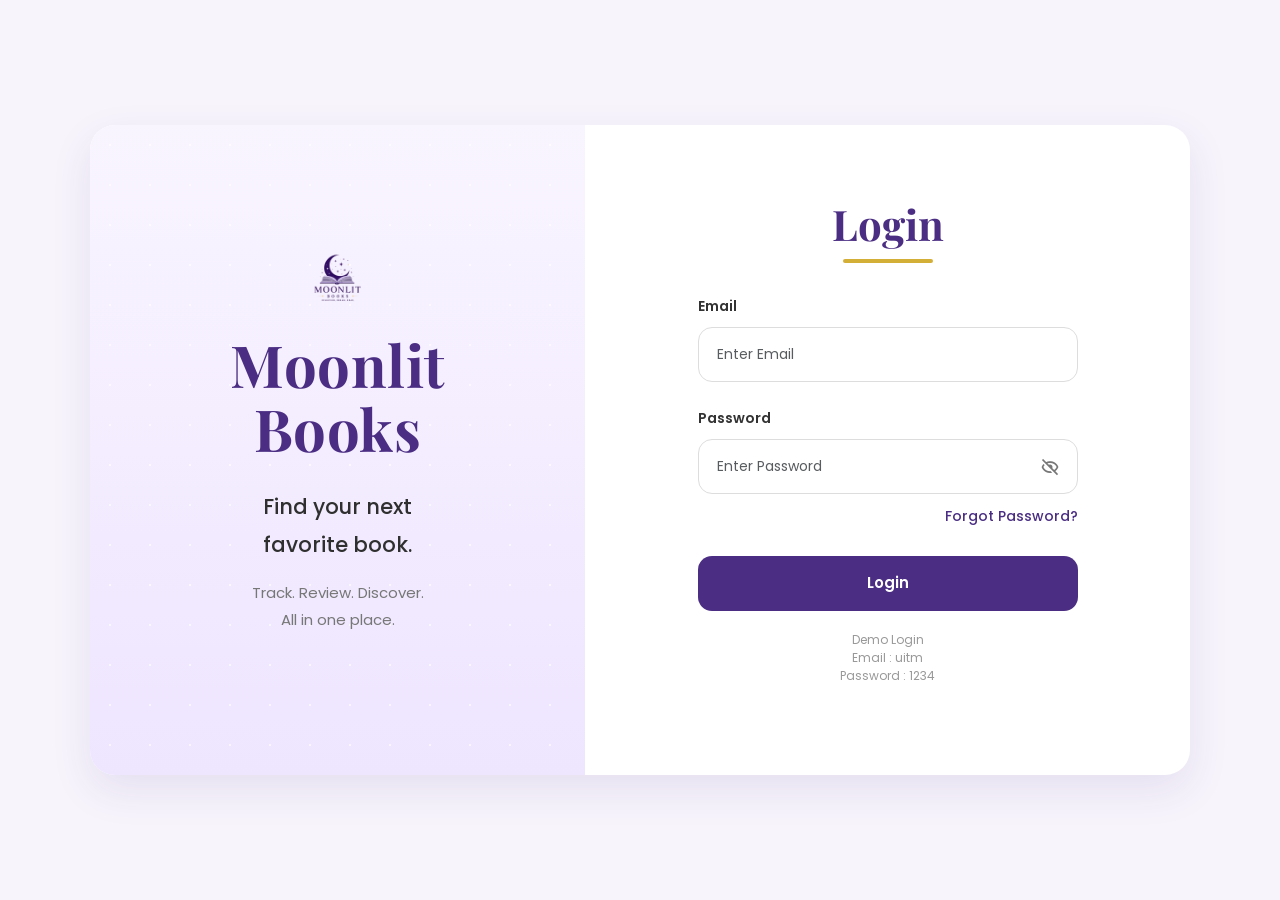
<file: index.html>
<!DOCTYPE html>
<html lang="en">
<head>

    <meta charset="UTF-8">

    <meta name="viewport"
          content="width=device-width, initial-scale=1.0">

    <title>Moonlit Books Login</title>

    <!-- GOOGLE FONT -->
    <link rel="preconnect"
          href="https://fonts.googleapis.com">

    <link rel="preconnect"
          href="https://fonts.gstatic.com"
          crossorigin>

    <link href="https://fonts.googleapis.com/css2?family=Playfair+Display:wght@600;700&family=Poppins:wght@300;400;500;600&display=swap"
          rel="stylesheet">

    <!-- BOOTSTRAP -->
    <link href="https://cdn.jsdelivr.net/npm/bootstrap@5.3.8/dist/css/bootstrap.min.css"
          rel="stylesheet">

    <!-- BOXICONS -->
    <link href='https://unpkg.com/boxicons@2.1.4/css/boxicons.min.css'
          rel='stylesheet'>

    <!-- CSS -->
    <link rel="stylesheet"
          href="css/style.css">

</head>

<body>

    <div class="container-fluid main-container">

        <!-- LOGIN CARD -->
        <div class="login-card">

            <!-- LEFT PANEL -->
            <div class="left-panel">

                <div class="stars"></div>

                <div class="brand-section">

                    <img src="image/logo.png"
                         alt="Moonlit Books Logo"
                         class="logo">

                    <h1>
                        Moonlit <br>
                        Books
                    </h1>

                    <p class="tagline">

                        Find your next <br>
                        favorite book.

                    </p>

                    <p class="desc">

                        Track. Review. Discover. <br>
                        All in one place.

                    </p>

                </div>

            </div>

            <!-- RIGHT PANEL -->
            <div class="right-panel">

                <div class="form-box">

                    <h3 class="login-title">

                        Login

                    </h3>

                    <!-- LOGIN FORM -->
                    <form id="loginForm">

                        <!-- EMAIL -->
                        <div class="mb-4">

                            <label class="form-label">

                                Email

                            </label>

                            <input type="text"
                                   class="form-control custom-input"
                                   placeholder="Enter Email"
                                   id="email"
                                   required>

                        </div>

                        <!-- PASSWORD -->
                        <div class="mb-2">

                            <label class="form-label">

                                Password

                            </label>

                            <div class="password-box">

                                <input type="password"
                                       class="form-control custom-input"
                                       placeholder="Enter Password"
                                       id="password"
                                       required>

                                <i class='bx bx-hide toggle-password'></i>

                            </div>

                        </div>

                        <!-- FORGOT PASSWORD -->
                        <div class="forgot-password">

                            <a href="#">

                                Forgot Password?

                            </a>

                        </div>

                        <!-- BUTTON -->
                        <button type="submit"
                                class="login-btn">

                            Login

                        </button>

                        <!-- DEMO -->
                        <p class="demo-text">

                            Demo Login <br>

                            Email : uitm <br>

                            Password : 1234

                        </p>

                    </form>

                </div>

            </div>

        </div>

    </div>

    <!-- JAVASCRIPT -->
    <script>

        /* SHOW / HIDE PASSWORD */

        const togglePassword =
            document.querySelector(".toggle-password");

        const password =
            document.querySelector("#password");

        togglePassword.addEventListener("click", () => {

            const type =
                password.getAttribute("type") === "password"
                ? "text"
                : "password";

            password.setAttribute("type", type);

            togglePassword.classList.toggle("bx-hide");
            togglePassword.classList.toggle("bx-show");

        });

        /* LOGIN VALIDATION */

        document.getElementById("loginForm")
        .addEventListener("submit", function(e){

            e.preventDefault();

            let email =
                document.getElementById("email").value;

            let pass =
                document.getElementById("password").value;

            if(email === "uitm" &&
               pass === "1234"){

                window.location.href =
                    "dashboard.html";

            }
            else{

                alert(
                    "Wrong Email or Password!"
                );

            }

        });

    </script>

</body>
</html>
</file>
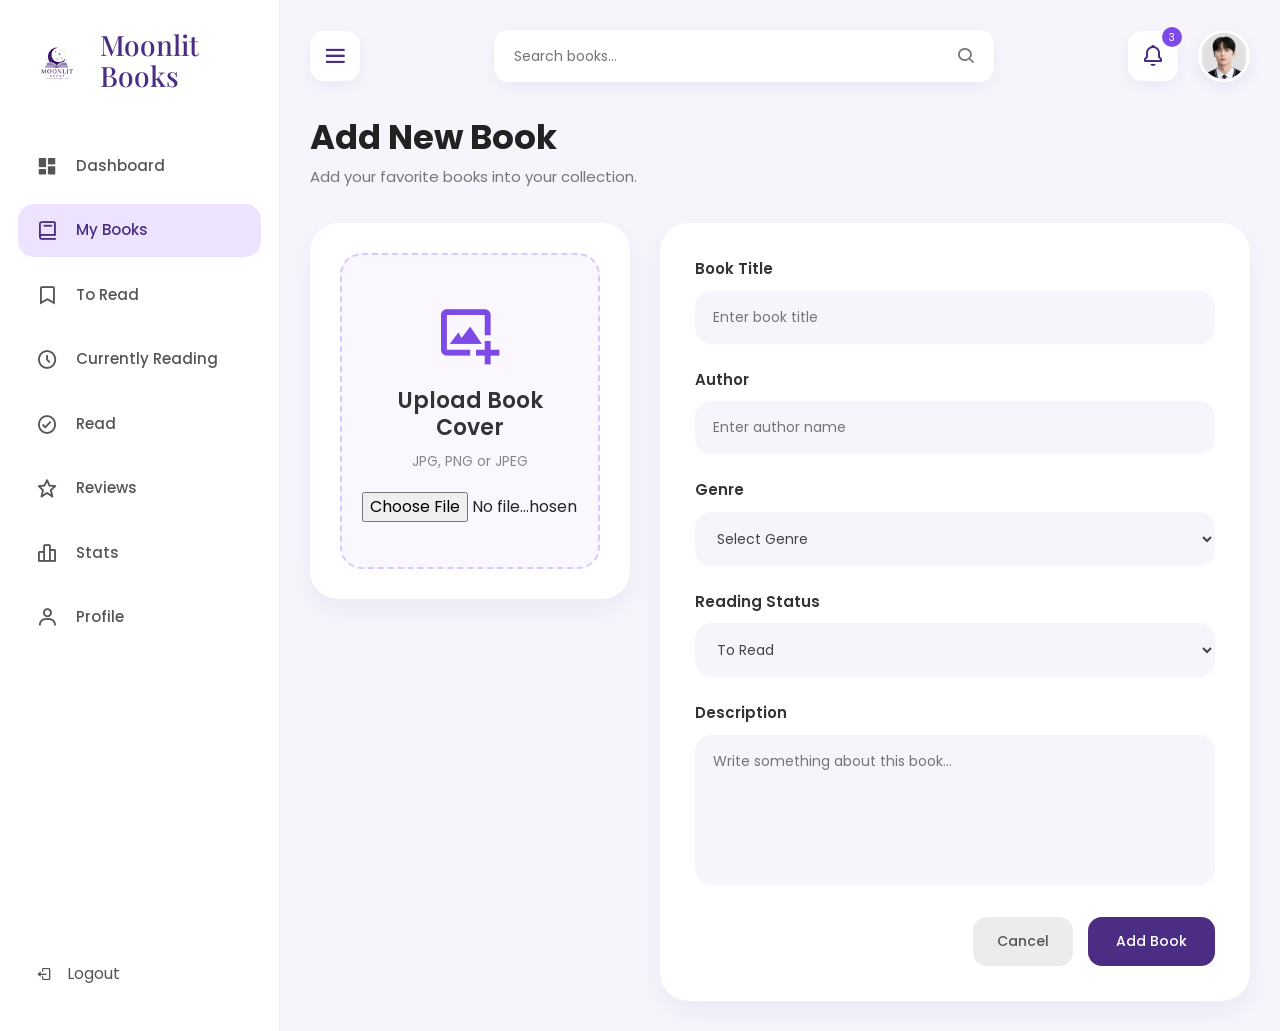
<file: addbook.html>
<!DOCTYPE html>
<html lang="en">
<head>

    <meta charset="UTF-8">

    <meta name="viewport"
          content="width=device-width, initial-scale=1.0">

    <title>Moonlit Books - Add Book</title>

    <!-- GOOGLE FONT -->
    <link rel="preconnect"
          href="https://fonts.googleapis.com">

    <link rel="preconnect"
          href="https://fonts.gstatic.com"
          crossorigin>

    <link href="https://fonts.googleapis.com/css2?family=Playfair+Display:wght@600;700&family=Poppins:wght@300;400;500;600&display=swap"
          rel="stylesheet">

    <!-- BOOTSTRAP -->
    <link href="https://cdn.jsdelivr.net/npm/bootstrap@5.3.8/dist/css/bootstrap.min.css"
          rel="stylesheet">

    <!-- BOXICONS -->
    <link href='https://unpkg.com/boxicons@2.1.4/css/boxicons.min.css'
          rel='stylesheet'>

    <!-- CSS -->
    <link rel="stylesheet"
          href="css/addbook.css">

</head>

<body>

    <!-- DASHBOARD -->
    <div class="dashboard-container">

        <!-- SIDEBAR -->
        <div class="sidebar"
             id="sidebar">

            <!-- TOP -->
            <div>

                <!-- BRAND -->
                <div class="brand">

                    <img src="image/logo.png"
                         alt="Moonlit Books Logo"
                         class="logo">

                    <div class="brand-text">

                        <h2>
                            Moonlit <br>
                            Books
                        </h2>

                    </div>

                </div>

                <!-- MENU -->
                <ul class="menu-links">

                    <li>

                        <a href="dashboard.html">

                            <i class='bx bxs-dashboard'></i>

                            <span>
                                Dashboard
                            </span>

                        </a>

                    </li>

                    <li class="active">

                        <a href="mybooks.html">

                            <i class='bx bx-book'></i>

                            <span>
                                My Books
                            </span>

                        </a>

                    </li>

                    <li>

                        <a href="toread.html">

                            <i class='bx bx-bookmark'></i>

                            <span>
                                To Read
                            </span>

                        </a>

                    </li>

                    <li>

                        <a href="currentlyreading.html">

                            <i class='bx bx-time-five'></i>

                            <span>
                                Currently Reading
                            </span>

                        </a>

                    </li>

                    <li>

                        <a href="read.html">

                            <i class='bx bx-check-circle'></i>

                            <span>
                                Read
                            </span>

                        </a>

                    </li>

                    <li>

                        <a href="review.html">

                            <i class='bx bx-star'></i>

                            <span>
                                Reviews
                            </span>

                        </a>

                    </li>

                    <li>

                        <a href="stats.html">

                            <i class='bx bx-bar-chart-alt-2'></i>

                            <span>
                                Stats
                            </span>

                        </a>

                    </li>

                    <li>

                        <a href="profile.html">

                            <i class='bx bx-user'></i>

                            <span>
                                Profile
                            </span>

                        </a>

                    </li>

                </ul>

            </div>

            <!-- LOGOUT -->
            <div class="logout-btn">

                <a href="index.html">

                    <i class='bx bx-log-out'></i>

                    <span>
                        Logout
                    </span>

                </a>

            </div>

        </div>

        <!-- MAIN -->
        <div class="main-content">

            <!-- TOPBAR -->
            <div class="topbar">

                <!-- MENU -->
                <div class="menu-toggle"
                     id="menuToggle">

                    <i class='bx bx-menu'></i>

                </div>

                <!-- SEARCH -->
                <div class="search-box">

                    <input type="text"
                           placeholder="Search books...">

                    <i class='bx bx-search'></i>

                </div>

                <!-- RIGHT -->
                <div class="top-right">

                    <!-- NOTIFICATION -->
                    <a href="notification.html"
                       class="notification">

                        <i class='bx bx-bell'></i>

                        <span>
                            3
                        </span>

                    </a>

                    <!-- PROFILE -->
                    <div class="profile-box">

                        <img src="image/profilepicture.jpg"
                             alt="Profile"
                             class="profile-img">

                    </div>

                </div>

            </div>

            <!-- PAGE HEADER -->
            <div class="page-header">

                <div>

                    <h1>
                        Add New Book
                    </h1>

                    <p>
                        Add your favorite books into your collection.
                    </p>

                </div>

            </div>

            <!-- FORM CONTAINER -->
            <div class="add-book-wrapper">

                <!-- LEFT -->
                <div class="upload-section">

                    <div class="upload-box">

                        <i class='bx bx-image-add'></i>

                        <h3>
                            Upload Book Cover
                        </h3>

                        <p>
                            JPG, PNG or JPEG
                        </p>

                        <input type="file">

                    </div>

                </div>

                <!-- RIGHT -->
                <div class="form-section">

                    <form>

                        <!-- TITLE -->
                        <div class="form-group">

                            <label>
                                Book Title
                            </label>

                            <input type="text"
                                   placeholder="Enter book title">

                        </div>

                        <!-- AUTHOR -->
                        <div class="form-group">

                            <label>
                                Author
                            </label>

                            <input type="text"
                                   placeholder="Enter author name">

                        </div>

                        <!-- GENRE -->
                        <div class="form-group">

                            <label>
                                Genre
                            </label>

                            <select>

                                <option>
                                    Select Genre
                                </option>

                                <option>
                                    Romance
                                </option>

                                <option>
                                    Fiction
                                </option>

                                <option>
                                    Fantasy
                                </option>

                                <option>
                                    Self-Help
                                </option>

                                <option>
                                    History
                                </option>

                            </select>

                        </div>

                        <!-- STATUS -->
                        <div class="form-group">

                            <label>
                                Reading Status
                            </label>

                            <select>

                                <option>
                                    To Read
                                </option>

                                <option>
                                    Currently Reading
                                </option>

                                <option>
                                    Read
                                </option>

                            </select>

                        </div>

                        <!-- DESCRIPTION -->
                        <div class="form-group">

                            <label>
                                Description
                            </label>

                            <textarea placeholder="Write something about this book..."></textarea>

                        </div>

                        <!-- BUTTONS -->
                        <div class="button-group">

                            <a href="mybooks.html"
                               class="cancel-btn">

                                Cancel

                            </a>

                            <button type="submit"
                                    class="save-btn">

                                Add Book

                            </button>

                        </div>

                    </form>

                </div>

            </div>

        </div>

    </div>

    <!-- JAVASCRIPT -->
    <script>

        const menuToggle =
            document.getElementById("menuToggle");

        const sidebar =
            document.getElementById("sidebar");

        menuToggle.onclick = function(){

            sidebar.classList.toggle("close");

        };

    </script>

</body>
</html>
</file>
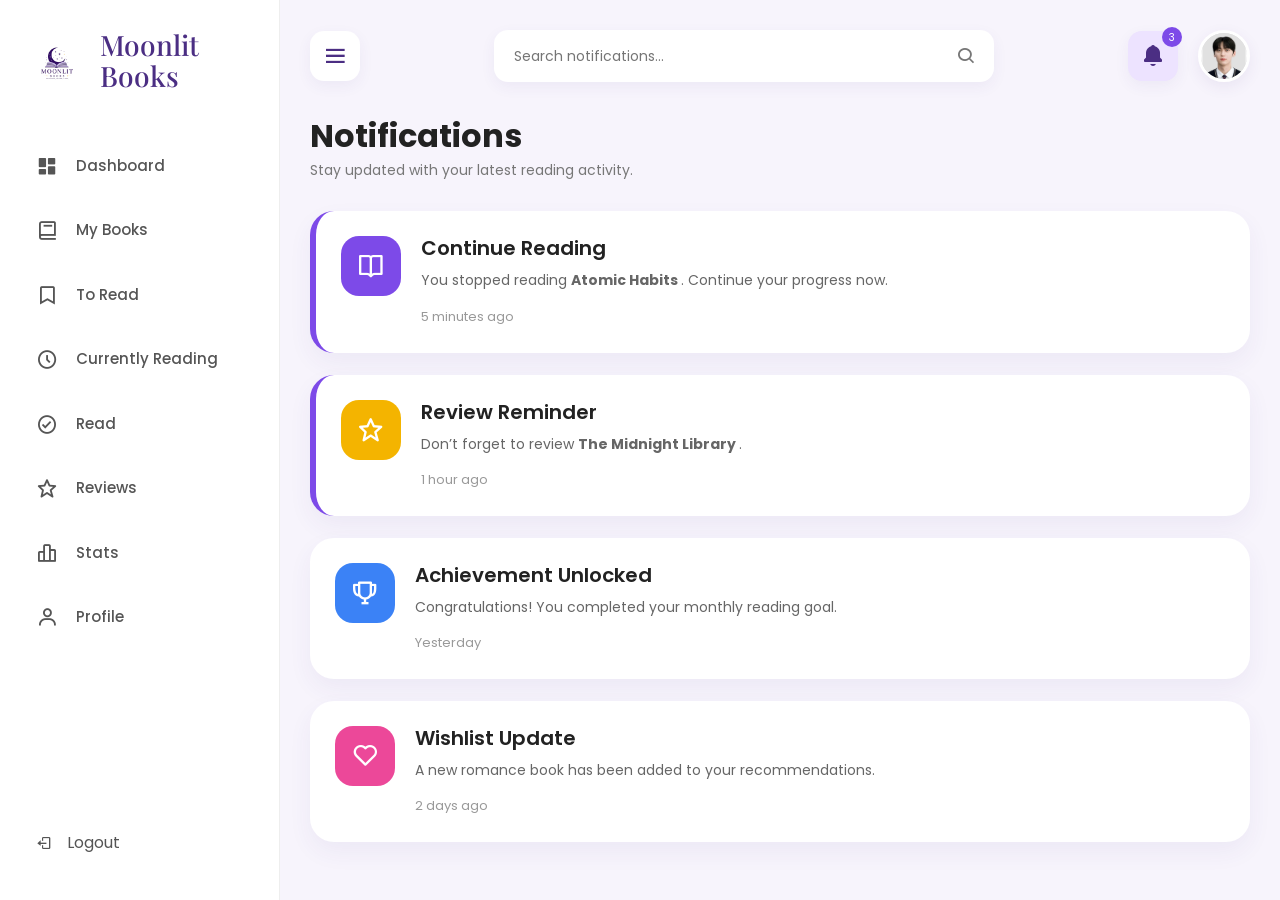
<file: notification.html>
<!DOCTYPE html>
<html lang="en">
<head>

    <meta charset="UTF-8">

    <meta name="viewport"
          content="width=device-width, initial-scale=1.0">

    <title>Moonlit Books - Notifications</title>

    <!-- GOOGLE FONT -->
    <link rel="preconnect"
          href="https://fonts.googleapis.com">

    <link rel="preconnect"
          href="https://fonts.gstatic.com"
          crossorigin>

    <link href="https://fonts.googleapis.com/css2?family=Playfair+Display:wght@600;700&family=Poppins:wght@300;400;500;600&display=swap"
          rel="stylesheet">

    <!-- BOOTSTRAP -->
    <link href="https://cdn.jsdelivr.net/npm/bootstrap@5.3.8/dist/css/bootstrap.min.css"
          rel="stylesheet">

    <!-- BOXICONS -->
    <link href='https://unpkg.com/boxicons@2.1.4/css/boxicons.min.css'
          rel='stylesheet'>

    <!-- CSS -->
    <link rel="stylesheet"
          href="css/notification.css">

</head>

<body>

    <!-- DASHBOARD -->
    <div class="dashboard-container">

        <!-- SIDEBAR -->
        <div class="sidebar"
             id="sidebar">

            <!-- TOP -->
            <div>

                <!-- BRAND -->
                <div class="brand">

                    <img src="image/logo.png"
                         alt="Moonlit Books Logo"
                         class="logo">

                    <div class="brand-text">

                        <h2>
                            Moonlit <br>
                            Books
                        </h2>

                    </div>

                </div>

                <!-- MENU -->
                <ul class="menu-links">

                    <li>

                        <a href="dashboard.html">

                            <i class='bx bxs-dashboard'></i>

                            <span>
                                Dashboard
                            </span>

                        </a>

                    </li>

                    <li>

                        <a href="mybooks.html">

                            <i class='bx bx-book'></i>

                            <span>
                                My Books
                            </span>

                        </a>

                    </li>

                    <li>

                        <a href="toread.html">

                            <i class='bx bx-bookmark'></i>

                            <span>
                                To Read
                            </span>

                        </a>

                    </li>

                    <li>

                        <a href="currentlyreading.html">

                            <i class='bx bx-time-five'></i>

                            <span>
                                Currently Reading
                            </span>

                        </a>

                    </li>

                    <li>

                        <a href="read.html">

                            <i class='bx bx-check-circle'></i>

                            <span>
                                Read
                            </span>

                        </a>

                    </li>

                    <li>

                        <a href="review.html">

                            <i class='bx bx-star'></i>

                            <span>
                                Reviews
                            </span>

                        </a>

                    </li>

                    <li>

                        <a href="stats.html">

                            <i class='bx bx-bar-chart-alt-2'></i>

                            <span>
                                Stats
                            </span>

                        </a>

                    </li>

                    <li>

                        <a href="profile.html">

                            <i class='bx bx-user'></i>

                            <span>
                                Profile
                            </span>

                        </a>

                    </li>

                </ul>

            </div>

            <!-- LOGOUT -->
            <div class="logout-btn">

                <a href="index.html">

                    <i class='bx bx-log-out'></i>

                    <span>
                        Logout
                    </span>

                </a>

            </div>

        </div>

        <!-- MAIN -->
        <div class="main-content">

            <!-- TOPBAR -->
            <div class="topbar">

                <!-- MENU -->
                <div class="menu-toggle"
                     id="menuToggle">

                    <i class='bx bx-menu'></i>

                </div>

                <!-- SEARCH -->
                <div class="search-box">

                    <input type="text"
                           placeholder="Search notifications...">

                    <i class='bx bx-search'></i>

                </div>

                <!-- RIGHT -->
                <div class="top-right">

                    <!-- NOTIFICATION -->
                    <a href="notification.html"
                       class="notification active-notification">

                        <i class='bx bxs-bell'></i>

                        <span>
                            3
                        </span>

                    </a>

                    <!-- PROFILE -->
                    <div class="profile-box">

                        <img src="image/profilepicture.jpg"
                             alt="Profile"
                             class="profile-img">

                    </div>

                </div>

            </div>

            <!-- HEADER -->
            <div class="page-header">

                <div>

                    <h1>
                        Notifications
                    </h1>

                    <p>
                        Stay updated with your latest reading activity.
                    </p>

                </div>

            </div>

            <!-- NOTIFICATION LIST -->
            <div class="notification-wrapper">

                <!-- ITEM -->
                <div class="notification-card unread">

                    <div class="notification-icon purple">

                        <i class='bx bx-book-open'></i>

                    </div>

                    <div class="notification-content">

                        <h3>
                            Continue Reading
                        </h3>

                        <p>
                            You stopped reading
                            <strong>
                                Atomic Habits
                            </strong>.
                            Continue your progress now.
                        </p>

                        <span>
                            5 minutes ago
                        </span>

                    </div>

                </div>

                <!-- ITEM -->
                <div class="notification-card unread">

                    <div class="notification-icon yellow">

                        <i class='bx bx-star'></i>

                    </div>

                    <div class="notification-content">

                        <h3>
                            Review Reminder
                        </h3>

                        <p>
                            Don’t forget to review
                            <strong>
                                The Midnight Library
                            </strong>.
                        </p>

                        <span>
                            1 hour ago
                        </span>

                    </div>

                </div>

                <!-- ITEM -->
                <div class="notification-card">

                    <div class="notification-icon blue">

                        <i class='bx bx-trophy'></i>

                    </div>

                    <div class="notification-content">

                        <h3>
                            Achievement Unlocked
                        </h3>

                        <p>
                            Congratulations! You completed your
                            monthly reading goal.
                        </p>

                        <span>
                            Yesterday
                        </span>

                    </div>

                </div>

                <!-- ITEM -->
                <div class="notification-card">

                    <div class="notification-icon pink">

                        <i class='bx bx-heart'></i>

                    </div>

                    <div class="notification-content">

                        <h3>
                            Wishlist Update
                        </h3>

                        <p>
                            A new romance book has been added
                            to your recommendations.
                        </p>

                        <span>
                            2 days ago
                        </span>

                    </div>

                </div>

            </div>

        </div>

    </div>

    <!-- JAVASCRIPT -->
    <script>

        const menuToggle =
            document.getElementById("menuToggle");

        const sidebar =
            document.getElementById("sidebar");

        menuToggle.onclick = function(){

            sidebar.classList.toggle("close");

        };

    </script>

</body>
</html>
</file>
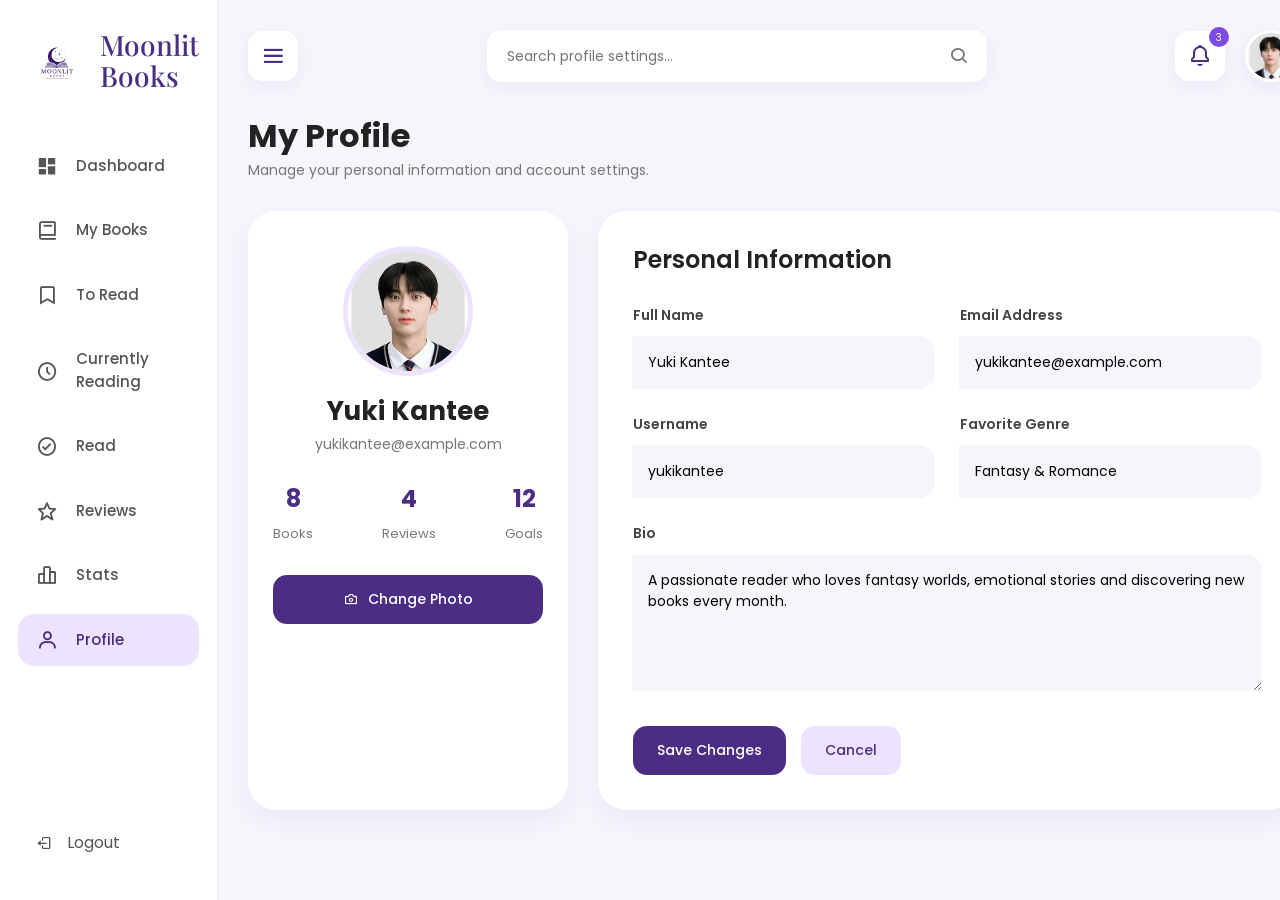
<file: profile.html>
<!DOCTYPE html>
<html lang="en">
<head>

    <meta charset="UTF-8">

    <meta name="viewport"
          content="width=device-width, initial-scale=1.0">

    <title>Moonlit Books - Profile</title>

    <!-- GOOGLE FONT -->
    <link rel="preconnect"
          href="https://fonts.googleapis.com">

    <link rel="preconnect"
          href="https://fonts.gstatic.com"
          crossorigin>

    <link href="https://fonts.googleapis.com/css2?family=Playfair+Display:wght@600;700&family=Poppins:wght@300;400;500;600&display=swap"
          rel="stylesheet">

    <!-- BOOTSTRAP -->
    <link href="https://cdn.jsdelivr.net/npm/bootstrap@5.3.8/dist/css/bootstrap.min.css"
          rel="stylesheet">

    <!-- BOXICONS -->
    <link href='https://unpkg.com/boxicons@2.1.4/css/boxicons.min.css'
          rel='stylesheet'>

    <!-- CSS -->
    <link rel="stylesheet"
          href="css/profile.css">

</head>

<body>

    <!-- DASHBOARD -->
    <div class="dashboard-container">

        <!-- SIDEBAR -->
        <div class="sidebar"
             id="sidebar">

            <!-- TOP -->
            <div>

                <!-- BRAND -->
                <div class="brand">

                    <img src="image/logo.png"
                         alt="Moonlit Books Logo"
                         class="logo">

                    <div class="brand-text">

                        <h2>
                            Moonlit <br>
                            Books
                        </h2>

                    </div>

                </div>

                <!-- MENU -->
                <ul class="menu-links">

                    <li>

                        <a href="dashboard.html">

                            <i class='bx bxs-dashboard'></i>

                            <span>
                                Dashboard
                            </span>

                        </a>

                    </li>

                    <li>

                        <a href="mybooks.html">

                            <i class='bx bx-book'></i>

                            <span>
                                My Books
                            </span>

                        </a>

                    </li>

                    <li>

                        <a href="toread.html">

                            <i class='bx bx-bookmark'></i>

                            <span>
                                To Read
                            </span>

                        </a>

                    </li>

                    <li>

                        <a href="currentlyreading.html">

                            <i class='bx bx-time-five'></i>

                            <span>
                                Currently Reading
                            </span>

                        </a>

                    </li>

                    <li>

                        <a href="read.html">

                            <i class='bx bx-check-circle'></i>

                            <span>
                                Read
                            </span>

                        </a>

                    </li>

                    <li>

                        <a href="review.html">

                            <i class='bx bx-star'></i>

                            <span>
                                Reviews
                            </span>

                        </a>

                    </li>

                    <li>

                        <a href="stats.html">

                            <i class='bx bx-bar-chart-alt-2'></i>

                            <span>
                                Stats
                            </span>

                        </a>

                    </li>

                    <li class="active">

                        <a href="profile.html">

                            <i class='bx bx-user'></i>

                            <span>
                                Profile
                            </span>

                        </a>

                    </li>

                </ul>

            </div>

            <!-- LOGOUT -->
            <div class="logout-btn">

                <a href="index.html">

                    <i class='bx bx-log-out'></i>

                    <span>
                        Logout
                    </span>

                </a>

            </div>

        </div>

        <!-- MAIN -->
        <div class="main-content">

            <!-- TOPBAR -->
            <div class="topbar">

                <!-- MENU -->
                <div class="menu-toggle"
                     id="menuToggle">

                    <i class='bx bx-menu'></i>

                </div>

                <!-- SEARCH -->
                <div class="search-box">

                    <input type="text"
                           placeholder="Search profile settings...">

                    <i class='bx bx-search'></i>

                </div>

                <!-- RIGHT -->
                <div class="top-right">

                    <!-- NOTIFICATION -->
                    <a href="notification.html"
                       class="notification">

                        <i class='bx bx-bell'></i>

                        <span>
                            3
                        </span>

                    </a>

                    <!-- PROFILE -->
                    <div class="profile-box">

                        <img src="image/profilepicture.jpg"
                             alt="Profile"
                             class="profile-img">

                    </div>

                </div>

            </div>

            <!-- HEADER -->
            <div class="page-header">

                <div>

                    <h1>
                        My Profile
                    </h1>

                    <p>
                        Manage your personal information and account settings.
                    </p>

                </div>

            </div>

            <!-- PROFILE WRAPPER -->
            <div class="profile-wrapper">

                <!-- LEFT -->
                <div class="profile-card">

                    <div class="profile-image-box">

                        <img src="image/profilepicture.jpg"
                             alt="Profile Picture"
                             class="main-profile-img">

                    </div>

                    <h2>
                        Yuki Kantee
                    </h2>

                    <p class="email">
                        yukikantee@example.com
                    </p>

                    <div class="profile-stats">

                        <div>

                            <h3>
                                8
                            </h3>

                            <span>
                                Books
                            </span>

                        </div>

                        <div>

                            <h3>
                                4
                            </h3>

                            <span>
                                Reviews
                            </span>

                        </div>

                        <div>

                            <h3>
                                12
                            </h3>

                            <span>
                                Goals
                            </span>

                        </div>

                    </div>

                    <button class="edit-photo-btn">

                        <i class='bx bx-camera'></i>

                        Change Photo

                    </button>

                </div>

                <!-- RIGHT -->
                <div class="details-card">

                    <div class="section-title">

                        <h3>
                            Personal Information
                        </h3>

                    </div>

                    <!-- FORM -->
                    <form class="profile-form">

                        <div class="input-group">

                            <label>
                                Full Name
                            </label>

                            <input type="text"
                                   value="Yuki Kantee">

                        </div>

                        <div class="input-group">

                            <label>
                                Email Address
                            </label>

                            <input type="email"
                                   value="yukikantee@example.com">

                        </div>

                        <div class="input-group">

                            <label>
                                Username
                            </label>

                            <input type="text"
                                   value="yukikantee">

                        </div>

                        <div class="input-group">

                            <label>
                                Favorite Genre
                            </label>

                            <input type="text"
                                   value="Fantasy & Romance">

                        </div>

                        <div class="input-group full-width">

                            <label>
                                Bio
                            </label>

                            <textarea rows="5">A passionate reader who loves fantasy worlds, emotional stories and discovering new books every month.</textarea>

                        </div>

                        <!-- BUTTONS -->
                        <div class="button-group">

                            <button type="submit"
                                    class="save-btn">

                                Save Changes

                            </button>

                            <button type="button"
                                    class="cancel-btn">

                                Cancel

                            </button>

                        </div>

                    </form>

                </div>

            </div>

        </div>

    </div>

    <!-- JAVASCRIPT -->
    <script>

        const menuToggle =
            document.getElementById("menuToggle");

        const sidebar =
            document.getElementById("sidebar");

        menuToggle.onclick = function(){

            sidebar.classList.toggle("close");

        };

    </script>

</body>
</html>
</file>
<file: css/style.css>
*{
    margin:0;
    padding:0;
    box-sizing:border-box;
}

body{

    font-family:'Poppins',sans-serif;

    background:#f7f4fc;

    min-height:100vh;

    display:flex;
    justify-content:center;
    align-items:center;

    padding:30px;
}


.main-container{

    display:flex;
    justify-content:center;
    align-items:center;
}


.login-card{

    width:100%;
    max-width:1100px;

    min-height:650px;

    background:#ffffff;

    border-radius:25px;

    overflow:hidden;

    display:flex;

    box-shadow:
        0 15px 40px rgba(75,46,131,0.10);
}


.left-panel{

    width:45%;

    background:
        linear-gradient(
            180deg,
            #f9f5ff 0%,
            #eee5ff 100%
        );

    position:relative;

    display:flex;
    justify-content:center;
    align-items:center;

    padding:50px;
}


.stars::before{

    content:"";

    position:absolute;

    width:100%;
    height:100%;

    top:0;
    left:0;

    background-image:
        radial-gradient(
            rgba(255,255,255,0.9) 1px,
            transparent 1px
        );

    background-size:40px 40px;

    opacity:0.7;
}


.brand-section{

    text-align:center;

    position:relative;

    z-index:2;
}


.logo{

    width:85px;

    height:auto;

    object-fit:contain;

    margin-bottom:25px;
}


.brand-section h1{

    font-family:'Playfair Display',serif;

    color:#4B2E83;

    font-size:58px;

    font-weight:700;

    line-height:1.1;

    margin-bottom:28px;

    letter-spacing:0.5px;
}


.tagline{

    font-size:21px;

    color:#2f2f2f;

    line-height:1.8;

    margin-bottom:15px;

    font-weight:500;
}

.desc{

    font-size:15px;

    color:#777;

    line-height:1.8;
}



.right-panel{

    width:55%;

    display:flex;
    justify-content:center;
    align-items:center;

    padding:50px;
}


.form-box{

    width:100%;
    max-width:380px;
}


.login-title{

    text-align:center;

    font-family:'Playfair Display',serif;

    color:#4B2E83;

    font-size:42px;

    font-weight:700;

    margin-bottom:45px;

    position:relative;
}

.login-title::after{

    content:"";

    width:90px;
    height:4px;

    background:#d4af37;

    position:absolute;

    left:50%;
    transform:translateX(-50%);

    bottom:-14px;

    border-radius:100px;
}


.form-label{

    font-size:14px;

    font-weight:600;

    color:#333;

    margin-bottom:10px;
}


.custom-input{

    height:55px;

    border-radius:14px;

    border:1px solid #dddddd;

    padding:0 18px;

    font-size:14px;

    transition:0.3s;

    box-shadow:none !important;
}

.custom-input:focus{

    border-color:#4B2E83;

    box-shadow:
        0 0 0 0.15rem
        rgba(75,46,131,0.15) !important;
}

/*PASSWORDS*/

.password-box{

    position:relative;
}

.toggle-password{

    position:absolute;

    right:18px;
    top:50%;

    transform:translateY(-50%);

    font-size:20px;

    color:#777;

    cursor:pointer;
}


.forgot-password{

    margin-top:10px;
    margin-bottom:28px;

    text-align:right;
}

.forgot-password a{

    text-decoration:none;

    color:#4B2E83;

    font-size:14px;

    font-weight:500;
}

.forgot-password a:hover{

    color:#6a42b3;
}


.login-btn{

    width:100%;

    height:55px;

    border:none;

    border-radius:14px;

    background:#4B2E83;

    color:white;

    font-size:15px;

    font-weight:600;

    transition:0.3s;
}

.login-btn:hover{

    background:#5c3aa0;

    transform:translateY(-2px);
}

.demo-text{

    margin-top:20px;

    text-align:center;

    color:#999;

    font-size:12px;
}

/* RESPONSIVE*/

@media(max-width:992px){

    .login-card{

        flex-direction:column;
    }

    .left-panel,
    .right-panel{

        width:100%;
    }

    .left-panel{

        padding:60px 30px;
    }

    .brand-section h1{

        font-size:45px;
    }

}

@media(max-width:576px){

    body{

        padding:15px;
    }

    .right-panel{

        padding:35px 20px;
    }

    .left-panel{

        padding:45px 20px;
    }

    .brand-section h1{

        font-size:38px;
    }

    .tagline{

        font-size:18px;
    }

    .logo{

        width:70px;
    }

}
</file>
<file: css/addbook.css>
*{
    margin:0;
    padding:0;
    box-sizing:border-box;
}

body{

    font-family:'Poppins',sans-serif;

    background:#f7f4fc;

    overflow-x:hidden;
}

/* DASHBOARD */

.dashboard-container{

    display:flex;

    min-height:100vh;
}

/* SIDEBAR */

.sidebar{

    width:280px;

    background:#ffffff;

    border-right:1px solid #eee;

    padding:30px 18px;

    display:flex;

    flex-direction:column;

    justify-content:space-between;

    transition:0.4s ease;
}

.sidebar.close{

    width:95px;
}

/* BRAND */

.brand{

    display:flex;

    align-items:center;

    gap:14px;

    margin-bottom:40px;

    padding-left:10px;
}

.logo{

    width:58px;

    height:58px;

    object-fit:contain;

    flex-shrink:0;
}

.sidebar.close .logo{

    width:50px;
    height:50px;
}

.brand-text h2{

    font-family:'Playfair Display',serif;

    color:#4B2E83;

    font-size:28px;

    line-height:1.1;
}

.sidebar.close .brand-text{

    display:none;
}

/* MENU */

.menu-links{

    list-style:none;

    padding:0;
}

.menu-links li{

    margin-bottom:12px;
}

.menu-links li a{

    display:flex;

    align-items:center;

    gap:15px;

    text-decoration:none;

    color:#555;

    font-size:15px;

    font-weight:500;

    padding:15px 18px;

    border-radius:16px;

    transition:0.3s;
}

.menu-links li a i{

    font-size:22px;

    min-width:25px;
}

.menu-links li a:hover{

    background:#f3ecff;

    color:#4B2E83;
}

.menu-links li.active a{

    background:#ede3ff;

    color:#4B2E83;
}

.sidebar.close .menu-links li a span{

    display:none;
}

.sidebar.close .menu-links li a{

    justify-content:center;
}

/* LOGOUT */

.logout-btn a{

    display:flex;

    align-items:center;

    gap:15px;

    text-decoration:none;

    color:#555;

    padding:15px 18px;

    border-radius:16px;

    transition:0.3s;
}

.logout-btn a:hover{

    background:#f3ecff;

    color:#4B2E83;
}

.sidebar.close .logout-btn a span{

    display:none;
}

.sidebar.close .logout-btn a{

    justify-content:center;
}

/* MAIN */

.main-content{

    flex:1;

    padding:30px;
}

/* TOPBAR */

.topbar{

    display:flex;

    justify-content:space-between;

    align-items:center;

    gap:20px;

    margin-bottom:35px;
}

/* MENU */

.menu-toggle{

    width:50px;
    height:50px;

    background:#ffffff;

    border-radius:14px;

    display:flex;

    justify-content:center;
    align-items:center;

    cursor:pointer;

    box-shadow:
        0 5px 15px rgba(75,46,131,0.06);
}

.menu-toggle i{

    font-size:28px;

    color:#4B2E83;
}

/* SEARCH */

.search-box{

    flex:1;

    max-width:500px;

    position:relative;
}

.search-box input{

    width:100%;

    height:52px;

    border:none;

    outline:none;

    background:#ffffff;

    border-radius:14px;

    padding:0 50px 0 20px;

    font-size:14px;

    box-shadow:
        0 5px 15px rgba(75,46,131,0.06);
}

.search-box i{

    position:absolute;

    top:50%;
    right:18px;

    transform:translateY(-50%);

    color:#777;

    font-size:20px;
}

/* RIGHT */

.top-right{

    display:flex;

    align-items:center;

    gap:20px;
}

/* NOTIFICATION */

.notification{

    width:50px;
    height:50px;

    background:#ffffff;

    border-radius:14px;

    display:flex;

    justify-content:center;
    align-items:center;

    position:relative;

    text-decoration:none;

    box-shadow:
        0 5px 15px rgba(75,46,131,0.06);
}

.notification i{

    font-size:24px;

    color:#4B2E83;
}

.notification span{

    position:absolute;

    top:-4px;
    right:-4px;

    width:20px;
    height:20px;

    background:#7d4ae8;

    border-radius:50%;

    color:#fff;

    font-size:10px;

    display:flex;

    justify-content:center;
    align-items:center;
}

/* PROFILE */

.profile-box{

    width:52px;
    height:52px;

    border-radius:50%;

    overflow:hidden;

    background:#ddd;

    border:3px solid #ffffff;

    box-shadow:
        0 5px 15px rgba(75,46,131,0.08);
}

.profile-img{

    width:100%;

    height:100%;

    object-fit:cover;
}

/* PAGE HEADER */

.page-header{

    margin-bottom:35px;
}

.page-header h1{

    font-size:34px;

    font-weight:700;

    color:#222;

    margin-bottom:8px;
}

.page-header p{

    color:#777;

    font-size:15px;
}

/* WRAPPER */

.add-book-wrapper{

    display:grid;

    grid-template-columns:320px 1fr;

    gap:30px;
}

/* UPLOAD SECTION */

.upload-section{

    background:#ffffff;

    border-radius:28px;

    padding:30px;

    box-shadow:
        0 10px 25px rgba(75,46,131,0.06);

    height:fit-content;
}

.upload-box{

    border:2px dashed #d9c8ff;

    border-radius:22px;

    padding:45px 20px;

    text-align:center;

    background:#faf7ff;
}

.upload-box i{

    font-size:70px;

    color:#7d4ae8;

    margin-bottom:18px;
}

.upload-box h3{

    font-size:22px;

    font-weight:600;

    color:#333;

    margin-bottom:10px;
}

.upload-box p{

    color:#888;

    font-size:14px;

    margin-bottom:20px;
}

.upload-box input{

    width:100%;
}

/* FORM SECTION */

.form-section{

    background:#ffffff;

    border-radius:28px;

    padding:35px;

    box-shadow:
        0 10px 25px rgba(75,46,131,0.06);
}

/* FORM */

.form-group{

    margin-bottom:25px;
}

.form-group label{

    display:block;

    margin-bottom:10px;

    font-size:15px;

    font-weight:600;

    color:#333;
}

.form-group input,
.form-group select,
.form-group textarea{

    width:100%;

    border:none;

    outline:none;

    background:#f7f4fc;

    border-radius:16px;

    padding:16px 18px;

    font-size:14px;

    color:#444;
}

.form-group textarea{

    min-height:150px;

    resize:none;
}

/* BUTTONS */

.button-group{

    display:flex;

    justify-content:flex-end;

    gap:15px;

    margin-top:15px;
}

.cancel-btn{

    text-decoration:none;

    background:#ececec;

    color:#555;

    padding:14px 24px;

    border-radius:14px;

    font-size:14px;

    font-weight:500;

    transition:0.3s;
}

.cancel-btn:hover{

    background:#dddddd;
}

.save-btn{

    border:none;

    background:#4B2E83;

    color:#fff;

    padding:14px 28px;

    border-radius:14px;

    font-size:14px;

    font-weight:500;

    transition:0.3s;
}

.save-btn:hover{

    background:#5c3aa0;
}

/* RESPONSIVE */

@media(max-width:992px){

    .add-book-wrapper{

        grid-template-columns:1fr;
    }
}

@media(max-width:768px){

    .topbar{

        flex-wrap:wrap;
    }

    .search-box{

        max-width:100%;
    }
}

@media(max-width:576px){

    .main-content{

        padding:20px;
    }

    .page-header h1{

        font-size:28px;
    }

    .form-section{

        padding:25px;
    }

    .button-group{

        flex-direction:column;
    }

    .cancel-btn,
    .save-btn{

        width:100%;

        text-align:center;
    }
}
</file>
<file: css/notification.css>
*{
    margin:0;
    padding:0;
    box-sizing:border-box;
}

body{

    font-family:'Poppins',sans-serif;

    background:#f7f4fc;

    overflow-x:hidden;
}

/* DASHBOARD */

.dashboard-container{

    display:flex;

    min-height:100vh;
}

/* SIDEBAR */

.sidebar{

    width:280px;

    background:#ffffff;

    border-right:1px solid #eee;

    padding:30px 18px;

    display:flex;

    flex-direction:column;

    justify-content:space-between;

    transition:0.4s ease;
}

.sidebar.close{

    width:95px;
}

/* BRAND */

.brand{

    display:flex;

    align-items:center;

    gap:14px;

    margin-bottom:40px;

    padding-left:10px;
}

.logo{

    width:58px;

    height:58px;

    object-fit:contain;

    flex-shrink:0;
}

.sidebar.close .logo{

    width:50px;
    height:50px;
}

.brand-text h2{

    font-family:'Playfair Display',serif;

    color:#4B2E83;

    font-size:28px;

    line-height:1.1;
}

.sidebar.close .brand-text{

    display:none;
}

/* MENU */

.menu-links{

    list-style:none;

    padding:0;
}

.menu-links li{

    margin-bottom:12px;
}

.menu-links li a{

    display:flex;

    align-items:center;

    gap:15px;

    text-decoration:none;

    color:#555;

    font-size:15px;

    font-weight:500;

    padding:15px 18px;

    border-radius:16px;

    transition:0.3s;
}

.menu-links li a i{

    font-size:22px;

    min-width:25px;
}

.menu-links li a:hover{

    background:#f3ecff;

    color:#4B2E83;
}

.sidebar.close .menu-links li a span{

    display:none;
}

.sidebar.close .menu-links li a{

    justify-content:center;
}

/* LOGOUT */

.logout-btn a{

    display:flex;

    align-items:center;

    gap:15px;

    text-decoration:none;

    color:#555;

    padding:15px 18px;

    border-radius:16px;

    transition:0.3s;
}

.logout-btn a:hover{

    background:#f3ecff;

    color:#4B2E83;
}

.sidebar.close .logout-btn a span{

    display:none;
}

.sidebar.close .logout-btn a{

    justify-content:center;
}

/* MAIN */

.main-content{

    flex:1;

    padding:30px;
}

/* TOPBAR */

.topbar{

    display:flex;

    justify-content:space-between;

    align-items:center;

    gap:20px;

    margin-bottom:35px;
}

/* MENU */

.menu-toggle{

    width:50px;
    height:50px;

    background:#ffffff;

    border-radius:14px;

    display:flex;

    justify-content:center;
    align-items:center;

    cursor:pointer;

    box-shadow:
        0 5px 15px rgba(75,46,131,0.06);
}

.menu-toggle i{

    font-size:28px;

    color:#4B2E83;
}

/* SEARCH */

.search-box{

    flex:1;

    max-width:500px;

    position:relative;
}

.search-box input{

    width:100%;

    height:52px;

    border:none;

    outline:none;

    background:#ffffff;

    border-radius:14px;

    padding:0 50px 0 20px;

    font-size:14px;

    box-shadow:
        0 5px 15px rgba(75,46,131,0.06);
}

.search-box i{

    position:absolute;

    top:50%;
    right:18px;

    transform:translateY(-50%);

    color:#777;

    font-size:20px;
}

/* RIGHT */

.top-right{

    display:flex;

    align-items:center;

    gap:20px;
}

/* NOTIFICATION */

.notification{

    width:50px;
    height:50px;

    background:#ffffff;

    border-radius:14px;

    display:flex;

    justify-content:center;
    align-items:center;

    position:relative;

    text-decoration:none;

    box-shadow:
        0 5px 15px rgba(75,46,131,0.06);
}

.notification i{

    font-size:24px;

    color:#4B2E83;
}

.notification span{

    position:absolute;

    top:-4px;
    right:-4px;

    width:20px;
    height:20px;

    background:#7d4ae8;

    border-radius:50%;

    color:#fff;

    font-size:10px;

    display:flex;

    justify-content:center;
    align-items:center;
}

.active-notification{

    background:#ede3ff;
}

/* PROFILE */

.profile-box{

    width:52px;
    height:52px;

    border-radius:50%;

    overflow:hidden;

    background:#ddd;

    border:3px solid #ffffff;

    box-shadow:
        0 5px 15px rgba(75,46,131,0.08);
}

.profile-img{

    width:100%;

    height:100%;

    object-fit:cover;
}

/* PAGE */

.page-header{

    margin-bottom:30px;
}

.page-header h1{

    font-size:32px;

    font-weight:700;

    color:#222;

    margin-bottom:5px;
}

.page-header p{

    color:#777;

    font-size:14px;
}

/* NOTIFICATION WRAPPER */

.notification-wrapper{

    display:flex;

    flex-direction:column;

    gap:22px;
}

/* CARD */

.notification-card{

    background:#ffffff;

    border-radius:24px;

    padding:25px;

    display:flex;

    align-items:flex-start;

    gap:20px;

    box-shadow:
        0 10px 25px rgba(75,46,131,0.06);

    transition:0.3s;
}

.notification-card:hover{

    transform:translateY(-3px);
}

/* UNREAD */

.unread{

    border-left:6px solid #7d4ae8;
}

/* ICON */

.notification-icon{

    width:60px;
    height:60px;

    border-radius:18px;

    display:flex;

    justify-content:center;
    align-items:center;

    flex-shrink:0;
}

.notification-icon i{

    font-size:28px;

    color:#fff;
}

.purple{

    background:#7d4ae8;
}

.yellow{

    background:#f4b400;
}

.blue{

    background:#3b82f6;
}

.pink{

    background:#ec4899;
}

/* CONTENT */

.notification-content{

    flex:1;
}

.notification-content h3{

    font-size:20px;

    font-weight:600;

    color:#222;

    margin-bottom:8px;
}

.notification-content p{

    color:#666;

    font-size:14px;

    line-height:1.8;

    margin-bottom:10px;
}

.notification-content span{

    font-size:13px;

    color:#999;
}

/* RESPONSIVE */

@media(max-width:768px){

    .topbar{

        flex-wrap:wrap;
    }

    .search-box{

        max-width:100%;
    }

    .notification-card{

        flex-direction:column;
    }
}

@media(max-width:576px){

    .main-content{

        padding:20px;
    }

    .page-header h1{

        font-size:26px;
    }

    .notification-card{

        padding:20px;
    }
}
</file>
<file: css/profile.css>
*{
    margin:0;
    padding:0;
    box-sizing:border-box;
}

body{

    font-family:'Poppins',sans-serif;

    background:#f7f4fc;

    overflow-x:hidden;
}

/* DASHBOARD */

.dashboard-container{

    display:flex;

    min-height:100vh;
}

/* SIDEBAR */

.sidebar{

    width:280px;

    background:#ffffff;

    border-right:1px solid #eee;

    padding:30px 18px;

    display:flex;

    flex-direction:column;

    justify-content:space-between;

    transition:0.4s ease;
}

.sidebar.close{

    width:95px;
}

/* BRAND */

.brand{

    display:flex;

    align-items:center;

    gap:14px;

    margin-bottom:40px;

    padding-left:10px;
}

.logo{

    width:58px;

    height:58px;

    object-fit:contain;

    flex-shrink:0;
}

.sidebar.close .logo{

    width:50px;
    height:50px;
}

.brand-text h2{

    font-family:'Playfair Display',serif;

    color:#4B2E83;

    font-size:28px;

    line-height:1.1;
}

.sidebar.close .brand-text{

    display:none;
}

/* MENU */

.menu-links{

    list-style:none;

    padding:0;
}

.menu-links li{

    margin-bottom:12px;
}

.menu-links li a{

    display:flex;

    align-items:center;

    gap:15px;

    text-decoration:none;

    color:#555;

    font-size:15px;

    font-weight:500;

    padding:15px 18px;

    border-radius:16px;

    transition:0.3s;
}

.menu-links li a i{

    font-size:22px;

    min-width:25px;
}

.menu-links li a:hover{

    background:#f3ecff;

    color:#4B2E83;
}

.menu-links li.active a{

    background:#ede3ff;

    color:#4B2E83;
}

.sidebar.close .menu-links li a span{

    display:none;
}

.sidebar.close .menu-links li a{

    justify-content:center;
}

/* LOGOUT */

.logout-btn a{

    display:flex;

    align-items:center;

    gap:15px;

    text-decoration:none;

    color:#555;

    padding:15px 18px;

    border-radius:16px;

    transition:0.3s;
}

.logout-btn a:hover{

    background:#f3ecff;

    color:#4B2E83;
}

.sidebar.close .logout-btn a span{

    display:none;
}

.sidebar.close .logout-btn a{

    justify-content:center;
}

/* MAIN */

.main-content{

    flex:1;

    padding:30px;
}

/* TOPBAR */

.topbar{

    display:flex;

    justify-content:space-between;

    align-items:center;

    gap:20px;

    margin-bottom:35px;
}

/* MENU */

.menu-toggle{

    width:50px;
    height:50px;

    background:#ffffff;

    border-radius:14px;

    display:flex;

    justify-content:center;
    align-items:center;

    cursor:pointer;

    box-shadow:
        0 5px 15px rgba(75,46,131,0.06);
}

.menu-toggle i{

    font-size:28px;

    color:#4B2E83;
}

/* SEARCH */

.search-box{

    flex:1;

    max-width:500px;

    position:relative;
}

.search-box input{

    width:100%;

    height:52px;

    border:none;

    outline:none;

    background:#ffffff;

    border-radius:14px;

    padding:0 50px 0 20px;

    font-size:14px;

    box-shadow:
        0 5px 15px rgba(75,46,131,0.06);
}

.search-box i{

    position:absolute;

    top:50%;
    right:18px;

    transform:translateY(-50%);

    color:#777;

    font-size:20px;
}

/* RIGHT */

.top-right{

    display:flex;

    align-items:center;

    gap:20px;
}

/* NOTIFICATION */

.notification{

    width:50px;
    height:50px;

    background:#ffffff;

    border-radius:14px;

    display:flex;

    justify-content:center;
    align-items:center;

    position:relative;

    text-decoration:none;

    box-shadow:
        0 5px 15px rgba(75,46,131,0.06);
}

.notification i{

    font-size:24px;

    color:#4B2E83;
}

.notification span{

    position:absolute;

    top:-4px;
    right:-4px;

    width:20px;
    height:20px;

    background:#7d4ae8;

    border-radius:50%;

    color:#fff;

    font-size:10px;

    display:flex;

    justify-content:center;
    align-items:center;
}

/* PROFILE TOP */

.profile-box{

    width:52px;
    height:52px;

    border-radius:50%;

    overflow:hidden;

    background:#ddd;

    border:3px solid #ffffff;

    box-shadow:
        0 5px 15px rgba(75,46,131,0.08);
}

.profile-img{

    width:100%;

    height:100%;

    object-fit:cover;
}

/* PAGE */

.page-header{

    margin-bottom:30px;
}

.page-header h1{

    font-size:32px;

    font-weight:700;

    color:#222;

    margin-bottom:5px;
}

.page-header p{

    color:#777;

    font-size:14px;
}

/* WRAPPER */

.profile-wrapper{

    display:grid;

    grid-template-columns:320px 1fr;

    gap:30px;
}

/* PROFILE CARD */

.profile-card{

    background:#ffffff;

    border-radius:28px;

    padding:35px 25px;

    text-align:center;

    box-shadow:
        0 10px 25px rgba(75,46,131,0.06);
}

.profile-image-box{

    width:130px;
    height:130px;

    border-radius:50%;

    overflow:hidden;

    margin:auto;

    margin-bottom:20px;

    border:5px solid #ede3ff;
}

.main-profile-img{

    width:100%;

    height:100%;

    object-fit:cover;
}

.profile-card h2{

    font-size:26px;

    font-weight:700;

    color:#222;

    margin-bottom:6px;
}

.email{

    color:#777;

    font-size:14px;

    margin-bottom:30px;
}

/* PROFILE STATS */

.profile-stats{

    display:flex;

    justify-content:space-between;

    margin-bottom:30px;
}

.profile-stats h3{

    color:#4B2E83;

    font-size:24px;

    font-weight:700;
}

.profile-stats span{

    font-size:13px;

    color:#777;
}

/* BUTTON */

.edit-photo-btn{

    width:100%;

    border:none;

    background:#4B2E83;

    color:#fff;

    padding:14px;

    border-radius:14px;

    font-size:14px;

    font-weight:500;

    display:flex;

    justify-content:center;

    align-items:center;

    gap:10px;

    transition:0.3s;
}

.edit-photo-btn:hover{

    background:#5c3aa0;
}

/* DETAILS CARD */

.details-card{

    background:#ffffff;

    border-radius:28px;

    padding:35px;

    box-shadow:
        0 10px 25px rgba(75,46,131,0.06);
}

/* TITLE */

.section-title{

    margin-bottom:30px;
}

.section-title h3{

    font-size:24px;

    font-weight:600;

    color:#222;
}

/* FORM */

.profile-form{

    display:grid;

    grid-template-columns:1fr 1fr;

    gap:25px;
}

.input-group{

    display:flex;

    flex-direction:column;
}

.input-group label{

    font-size:14px;

    font-weight:600;

    color:#444;

    margin-bottom:10px;
}

.input-group input,
.input-group textarea{

    border:none;

    background:#f7f4fc;

    border-radius:16px;

    padding:16px;

    font-size:14px;

    outline:none;
}

.full-width{

    grid-column:1 / -1;
}

/* BUTTON GROUP */

.button-group{

    grid-column:1 / -1;

    display:flex;

    gap:15px;

    margin-top:10px;
}

.save-btn{

    border:none;

    background:#4B2E83;

    color:#fff;

    padding:14px 24px;

    border-radius:14px;

    font-size:14px;

    font-weight:500;
}

.cancel-btn{

    border:none;

    background:#ede3ff;

    color:#4B2E83;

    padding:14px 24px;

    border-radius:14px;

    font-size:14px;

    font-weight:500;
}

/* RESPONSIVE */

@media(max-width:992px){

    .profile-wrapper{

        grid-template-columns:1fr;
    }
}

@media(max-width:768px){

    .topbar{

        flex-wrap:wrap;
    }

    .search-box{

        max-width:100%;
    }

    .profile-form{

        grid-template-columns:1fr;
    }
}

@media(max-width:576px){

    .main-content{

        padding:20px;
    }

    .page-header h1{

        font-size:26px;
    }

    .details-card{

        padding:25px;
    }

    .button-group{

        flex-direction:column;
    }
}
</file>
